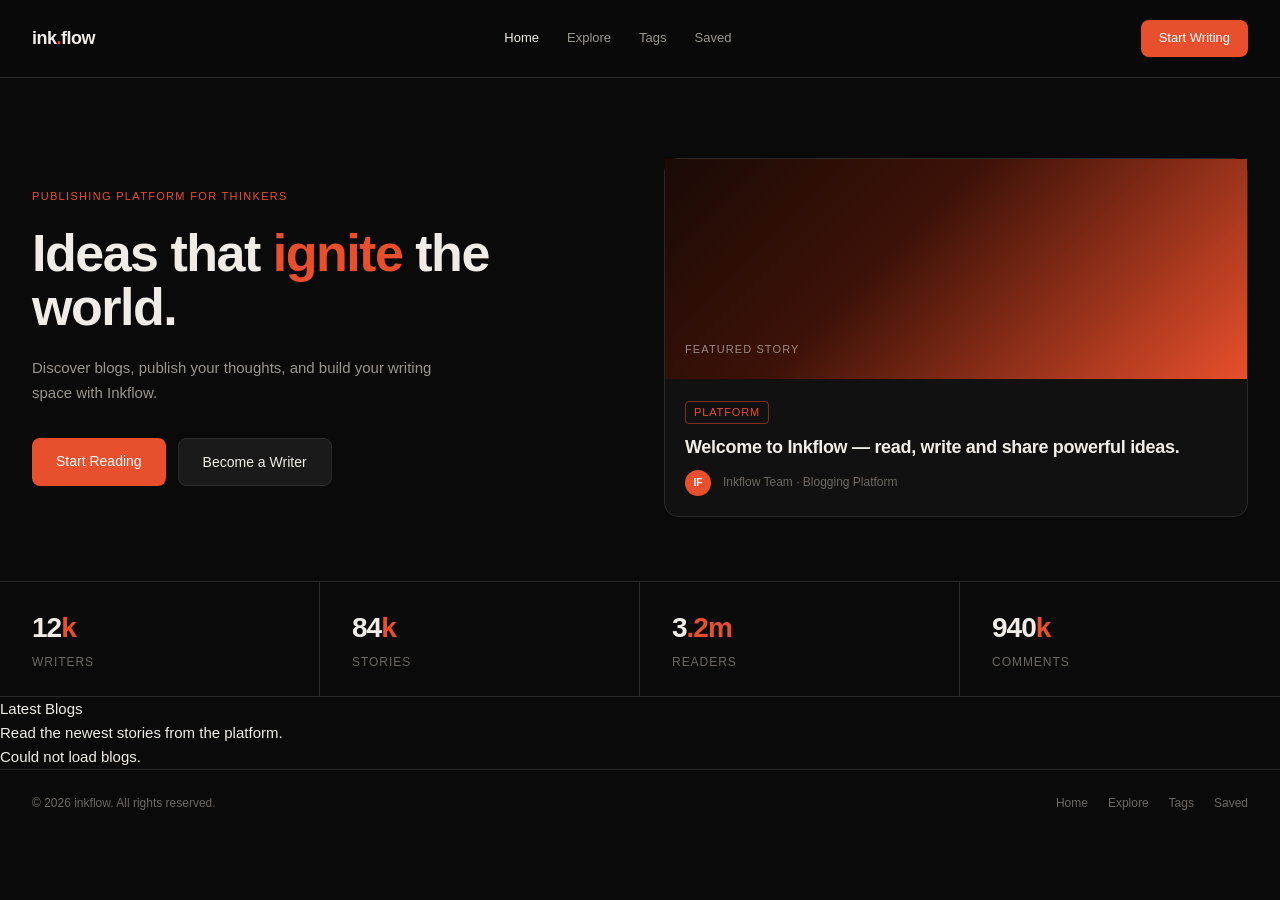
<file: blogging_platform_split/index.html>
<!DOCTYPE html>
<html lang="en">
<head>
  <meta charset="UTF-8" />
  <meta name="viewport" content="width=device-width, initial-scale=1.0" />
  <title>Inkflow - Home</title>
  <link rel="stylesheet" href="style.css" />
</head>
<body>
  <div class="site">

    <nav>
      <div class="nav-logo"><a href="index.html">ink<span>.</span>flow</a></div>

      <div class="nav-links">
        <a href="index.html" class="active">Home</a>
        <a href="explore.html">Explore</a>
        <a href="tags.html">Tags</a>
        <a href="saved.html">Saved</a>
      </div>

      <div class="nav-actions">
        <a href="write.html" class="btn-primary">Start Writing</a>
      </div>
    </nav>

    <section class="hero">
      <div>
        <div class="hero-eyebrow"><span class="accent-dot"></span>Publishing platform for thinkers</div>
        <h1 class="hero-title">Ideas that <em>ignite</em> the world.</h1>
        <p class="hero-sub">
          Discover blogs, publish your thoughts, and build your writing space with Inkflow.
        </p>
        <div class="hero-actions">
          <a href="explore.html" class="hero-btn primary">Start Reading</a>
          <a href="write.html" class="hero-btn secondary">Become a Writer</a>
        </div>
      </div>

      <div class="hero-visual">
        <div class="featured-card">
          <div class="featured-img">
            <span class="featured-img-label">Featured Story</span>
          </div>
          <div class="featured-body">
            <div class="featured-tag">Platform</div>
            <div class="featured-title">Welcome to Inkflow — read, write and share powerful ideas.</div>
            <div class="featured-meta">
              <div class="avatar">IF</div>
              <div class="meta-text">Inkflow Team · Blogging Platform</div>
            </div>
          </div>
        </div>
      </div>
    </section>

    <div class="stats-bar">
      <div class="stat">
        <div class="stat-num">12<span>k</span></div>
        <div class="stat-label">Writers</div>
      </div>
      <div class="stat">
        <div class="stat-num">84<span>k</span></div>
        <div class="stat-label">Stories</div>
      </div>
      <div class="stat">
        <div class="stat-num">3<span>.2m</span></div>
        <div class="stat-label">Readers</div>
      </div>
      <div class="stat">
        <div class="stat-num">940<span>k</span></div>
        <div class="stat-label">Comments</div>
      </div>
    </div>

    <main class="page-section active">
      <div id="messageBox" style="display:none; padding:12px; margin:16px 0; border-radius:8px;"></div>

      <div class="section-title">Latest Blogs</div>
      <div class="section-sub">Read the newest stories from the platform.</div>

      <div id="latestBlogs"></div>
    </main>

    <footer class="footer">
      <div class="footer-copy">© 2026 inkflow. All rights reserved.</div>
      <div class="footer-links">
        <a href="index.html">Home</a>
        <a href="explore.html">Explore</a>
        <a href="tags.html">Tags</a>
        <a href="saved.html">Saved</a>
      </div>
    </footer>
  </div>

  <script src="script.js"></script>
  <script>
    loadLatestBlogs();
  </script>
</body>
</html>
</file>
<file: blogging_platform_split/style.css>
*{box-sizing:border-box;margin:0;padding:0}
:root{
  --bg:#0a0a0a;
  --bg2:#111111;
  --bg3:#1a1a1a;
  --accent:#e84f2c;
  --accent2:#ff6b3d;
  --text:#f0ede8;
  --text2:#9a9690;
  --text3:#6d6863;
  --border:#2a2a2a;
  --radius:8px;
  --radius-lg:14px;
}
html{scroll-behavior:smooth}
body{background:var(--bg);color:var(--text);font-family:'Helvetica Neue',Arial,sans-serif;font-size:15px;line-height:1.6}
a{color:inherit;text-decoration:none}
button,input,textarea,select{font-family:inherit}
button{cursor:pointer;border:none;background:none}
img{max-width:100%;display:block}
.site{min-height:100vh;background:var(--bg)}
.container{max-width:1280px;margin:0 auto}
nav{display:flex;align-items:center;justify-content:space-between;padding:20px 32px;border-bottom:.5px solid var(--border);position:sticky;top:0;background:rgba(10,10,10,.95);backdrop-filter:blur(8px);z-index:100}
.nav-logo{font-size:18px;font-weight:700;letter-spacing:-.5px;color:var(--text)}
.nav-logo span{color:var(--accent)}
.nav-links{display:flex;align-items:center;gap:28px;flex-wrap:wrap}
.nav-links a{font-size:13px;color:var(--text2);transition:color .2s}
.nav-links a:hover,.nav-links a.active{color:var(--text)}
.nav-actions{display:flex;align-items:center;gap:12px}
.btn-ghost,.btn-primary,.hero-btn,.search-btn,.tag-chip,.pill,.write-btn,.form-btn{border-radius:var(--radius);transition:all .2s}
.btn-ghost{padding:8px 16px;font-size:13px;color:var(--text2);border:.5px solid var(--border)}
.btn-ghost:hover{color:var(--text);border-color:var(--text3)}
.btn-primary,.write-btn,.form-btn.primary,.search-btn{padding:8px 18px;font-size:13px;font-weight:500;color:#fff;background:var(--accent)}
.btn-primary:hover,.write-btn:hover,.form-btn.primary:hover,.search-btn:hover{background:var(--accent2)}
.hero{padding:80px 32px 64px;display:grid;grid-template-columns:1fr 1fr;gap:48px;align-items:center;border-bottom:.5px solid var(--border)}
.hero-eyebrow{font-size:11px;font-weight:500;letter-spacing:.12em;text-transform:uppercase;color:var(--accent);margin-bottom:20px}
.hero-title{font-size:52px;font-weight:800;line-height:1.05;letter-spacing:-1.5px;color:var(--text);margin-bottom:20px}
.hero-title em{font-style:normal;color:var(--accent)}
.hero-sub{font-size:15px;color:var(--text2);line-height:1.7;max-width:440px;margin-bottom:32px}
.hero-actions{display:flex;gap:12px;flex-wrap:wrap}
.hero-btn{padding:12px 24px;font-size:14px;font-weight:500}
.hero-btn.primary{background:var(--accent);color:#fff}
.hero-btn.primary:hover{background:var(--accent2)}
.hero-btn.secondary{background:var(--bg3);color:var(--text);border:.5px solid var(--border)}
.hero-btn.secondary:hover{border-color:var(--text3)}
.featured-card,.section-card,.write-cta,.search-wrap,.page-header{background:var(--bg2);border:.5px solid var(--border);border-radius:var(--radius-lg)}
.featured-img{width:100%;height:220px;background:linear-gradient(135deg,#1a0a05 0%,#3d1208 40%,#e84f2c 100%);display:flex;align-items:flex-end;padding:20px}
.featured-img-label{font-size:11px;letter-spacing:.1em;text-transform:uppercase;color:rgba(255,255,255,.5)}
.featured-body{padding:20px}
.featured-tag,.post-item-tag,.detail-tag{display:inline-block;font-size:11px;font-weight:500;letter-spacing:.08em;text-transform:uppercase;color:var(--accent);border:.5px solid rgba(232,79,44,.5);border-radius:4px;padding:2px 8px;margin-bottom:12px}
.featured-title{font-size:18px;font-weight:700;line-height:1.3;color:var(--text);margin-bottom:10px;letter-spacing:-.3px}
.featured-meta,.post-meta-author,.detail-meta-row{display:flex;align-items:center;gap:12px;flex-wrap:wrap}
.avatar{width:26px;height:26px;border-radius:50%;background:var(--accent);display:flex;align-items:center;justify-content:center;font-size:10px;font-weight:700;color:#fff;flex-shrink:0}
.meta-text,.meta-muted{font-size:12px;color:var(--text3)}
.stats-bar{display:grid;grid-template-columns:repeat(4,1fr);border-bottom:.5px solid var(--border)}
.stat{padding:24px 32px;border-right:.5px solid var(--border)}
.stat:last-child{border-right:none}
.stat-num{font-size:28px;font-weight:800;letter-spacing:-1px;color:var(--text)}
.stat-num span{color:var(--accent)}
.stat-label{font-size:12px;color:var(--text3);margin-top:2px;text-transform:uppercase;letter-spacing:.08em}
.main{display:grid;grid-template-columns:1fr 320px;gap:0}
.feed{padding:40px 32px;border-right:.5px solid var(--border)}
.feed-header{display:flex;align-items:center;justify-content:space-between;gap:16px;flex-wrap:wrap;margin-bottom:24px}
.feed-title{font-size:13px;font-weight:500;text-transform:uppercase;letter-spacing:.1em;color:var(--text2)}
.filter-pills{display:flex;gap:8px;flex-wrap:wrap}
.pill{padding:5px 14px;font-size:12px;font-weight:500;border-radius:20px;border:.5px solid var(--border);color:var(--text3);background:var(--bg2)}
.pill:hover,.pill.active{background:var(--accent);color:#fff;border-color:var(--accent)}
.search-wrap{display:flex;gap:10px;padding:12px 14px;margin-bottom:22px}
.search-wrap input{flex:1;background:transparent;border:none;outline:none;color:var(--text);font-size:14px}
.search-wrap input::placeholder{color:var(--text3)}
.search-btn{padding:10px 16px}
.post-list{display:flex;flex-direction:column;gap:0}
.post-item{display:grid;grid-template-columns:1fr auto;gap:20px;align-items:start;padding:24px 0;border-bottom:.5px solid var(--border);transition:opacity .2s}
.post-item:last-child{border-bottom:none}
.post-item:hover{opacity:.85}
.post-number{font-size:11px;color:var(--text3);margin-bottom:8px;font-weight:500}
.post-item-title{font-size:17px;font-weight:700;line-height:1.35;letter-spacing:-.3px;color:var(--text);margin-bottom:8px}
.post-item-excerpt{font-size:13px;color:var(--text2);line-height:1.6;margin-bottom:12px}
.post-item-meta{display:flex;align-items:center;gap:12px;flex-wrap:wrap}
.post-meta-name,.post-meta-time,.post-meta-read{font-size:12px;color:var(--text3)}
.post-meta-dot{width:3px;height:3px;border-radius:50%;background:var(--text3)}
.post-thumb{width:88px;height:88px;background:var(--bg3);border-radius:var(--radius);flex-shrink:0;border:.5px solid var(--border);display:flex;align-items:center;justify-content:center;overflow:hidden}
.thumb-inner{width:100%;height:100%;display:flex;align-items:center;justify-content:center;font-size:28px;font-weight:900;color:var(--accent);opacity:.35}
.sidebar{padding:32px 24px}
.sidebar-section{margin-bottom:36px}
.sidebar-title{font-size:11px;font-weight:600;letter-spacing:.12em;text-transform:uppercase;color:var(--text3);margin-bottom:16px;padding-bottom:10px;border-bottom:.5px solid var(--border)}
.trending-item{display:flex;align-items:flex-start;gap:12px;padding:12px 0;border-bottom:.5px solid var(--border)}
.trending-item:last-child{border-bottom:none}
.trending-item:hover{opacity:.7}
.trending-num{font-size:20px;font-weight:900;color:var(--border);line-height:1;min-width:24px}
.trending-tag{font-size:10px;font-weight:600;color:var(--accent);text-transform:uppercase;letter-spacing:.08em;margin-bottom:4px}
.trending-title{font-size:13px;font-weight:600;line-height:1.35;color:var(--text);margin-bottom:4px}
.trending-meta{font-size:11px;color:var(--text3)}
.tag-cloud{display:flex;flex-wrap:wrap;gap:7px}
.tag-chip{padding:5px 12px;font-size:11px;font-weight:500;background:var(--bg2);color:var(--text2);border:.5px solid var(--border);border-radius:20px}
.tag-chip:hover{background:var(--bg3);color:var(--text);border-color:var(--text3)}
.tag-chip.hot{background:rgba(232,79,44,.12);color:var(--accent);border-color:rgba(232,79,44,.3)}
.write-cta{padding:20px}
.write-cta-title{font-size:15px;font-weight:700;color:var(--text);margin-bottom:6px;letter-spacing:-.2px}
.write-cta-sub{font-size:12px;color:var(--text2);line-height:1.6;margin-bottom:16px}
.write-btn{width:100%;padding:10px;font-size:13px;font-weight:600;border:none}
.page{padding:36px 32px 50px}
.page-header{padding:28px;margin-bottom:24px}
.page-title{font-size:32px;font-weight:800;letter-spacing:-1px;margin-bottom:10px}
.page-sub{color:var(--text2);max-width:750px}
.section-card{padding:22px}
.empty-state{padding:28px;text-align:center;color:var(--text2);border:.5px dashed var(--border);border-radius:var(--radius-lg)}
.grid-two{display:grid;grid-template-columns:1fr 1fr;gap:18px}
.blog-card{background:var(--bg2);border:.5px solid var(--border);border-radius:var(--radius-lg);padding:20px}
.blog-card h3{font-size:18px;margin:8px 0}
.blog-card p{color:var(--text2);font-size:14px;margin-bottom:14px}
.blog-card-meta{display:flex;gap:12px;flex-wrap:wrap;color:var(--text3);font-size:12px}
.form-grid{display:grid;grid-template-columns:1fr 1fr;gap:14px}
.form-group{display:flex;flex-direction:column;gap:8px;margin-bottom:14px}
.form-group label{font-size:13px;color:var(--text2)}
.form-group input,.form-group textarea,.form-group select{background:var(--bg3);border:.5px solid var(--border);border-radius:var(--radius);padding:14px 16px;color:var(--text);outline:none}
.form-group textarea{min-height:260px;resize:vertical}
.form-actions{display:flex;gap:12px;flex-wrap:wrap}
.form-btn{padding:12px 18px;border:none}
.form-btn.secondary{background:var(--bg3);color:var(--text);border:.5px solid var(--border)}
.message-box{display:none;margin-top:16px;padding:14px 16px;background:rgba(232,79,44,.08);border:.5px solid rgba(232,79,44,.22);border-radius:var(--radius);color:var(--text)}
.footer{border-top:.5px solid var(--border);padding:24px 32px;display:flex;align-items:center;justify-content:space-between;gap:14px;flex-wrap:wrap}
.footer-copy{font-size:12px;color:var(--text3)}
.footer-links{display:flex;gap:20px;flex-wrap:wrap}
.footer-links a{font-size:12px;color:var(--text3)}
.footer-links a:hover{color:var(--text)}
.detail-layout{display:grid;grid-template-columns:1fr 320px;gap:24px}
.detail-content{background:var(--bg2);border:.5px solid var(--border);border-radius:var(--radius-lg);padding:26px}
.detail-title{font-size:34px;line-height:1.15;letter-spacing:-1px;margin-bottom:12px}
.detail-excerpt{font-size:16px;color:var(--text2);margin-bottom:18px}
.detail-body{white-space:pre-line;color:var(--text);font-size:15px;line-height:1.9}
.link-card{display:block;background:var(--bg2);border:.5px solid var(--border);border-radius:var(--radius-lg);padding:18px;margin-bottom:16px}
.link-card:hover{border-color:var(--text3)}
@media (max-width:980px){
  .hero,.main,.detail-layout,.grid-two{grid-template-columns:1fr}
  .feed{border-right:none}
  .stats-bar{grid-template-columns:repeat(2,1fr)}
}
@media (max-width:700px){
  nav,.hero,.feed,.sidebar,.page,.footer{padding-left:18px;padding-right:18px}
  .hero-title{font-size:38px}
  .form-grid{grid-template-columns:1fr}
  .post-item{grid-template-columns:1fr}
  .post-thumb{width:100%;height:64px}
}
</file>
